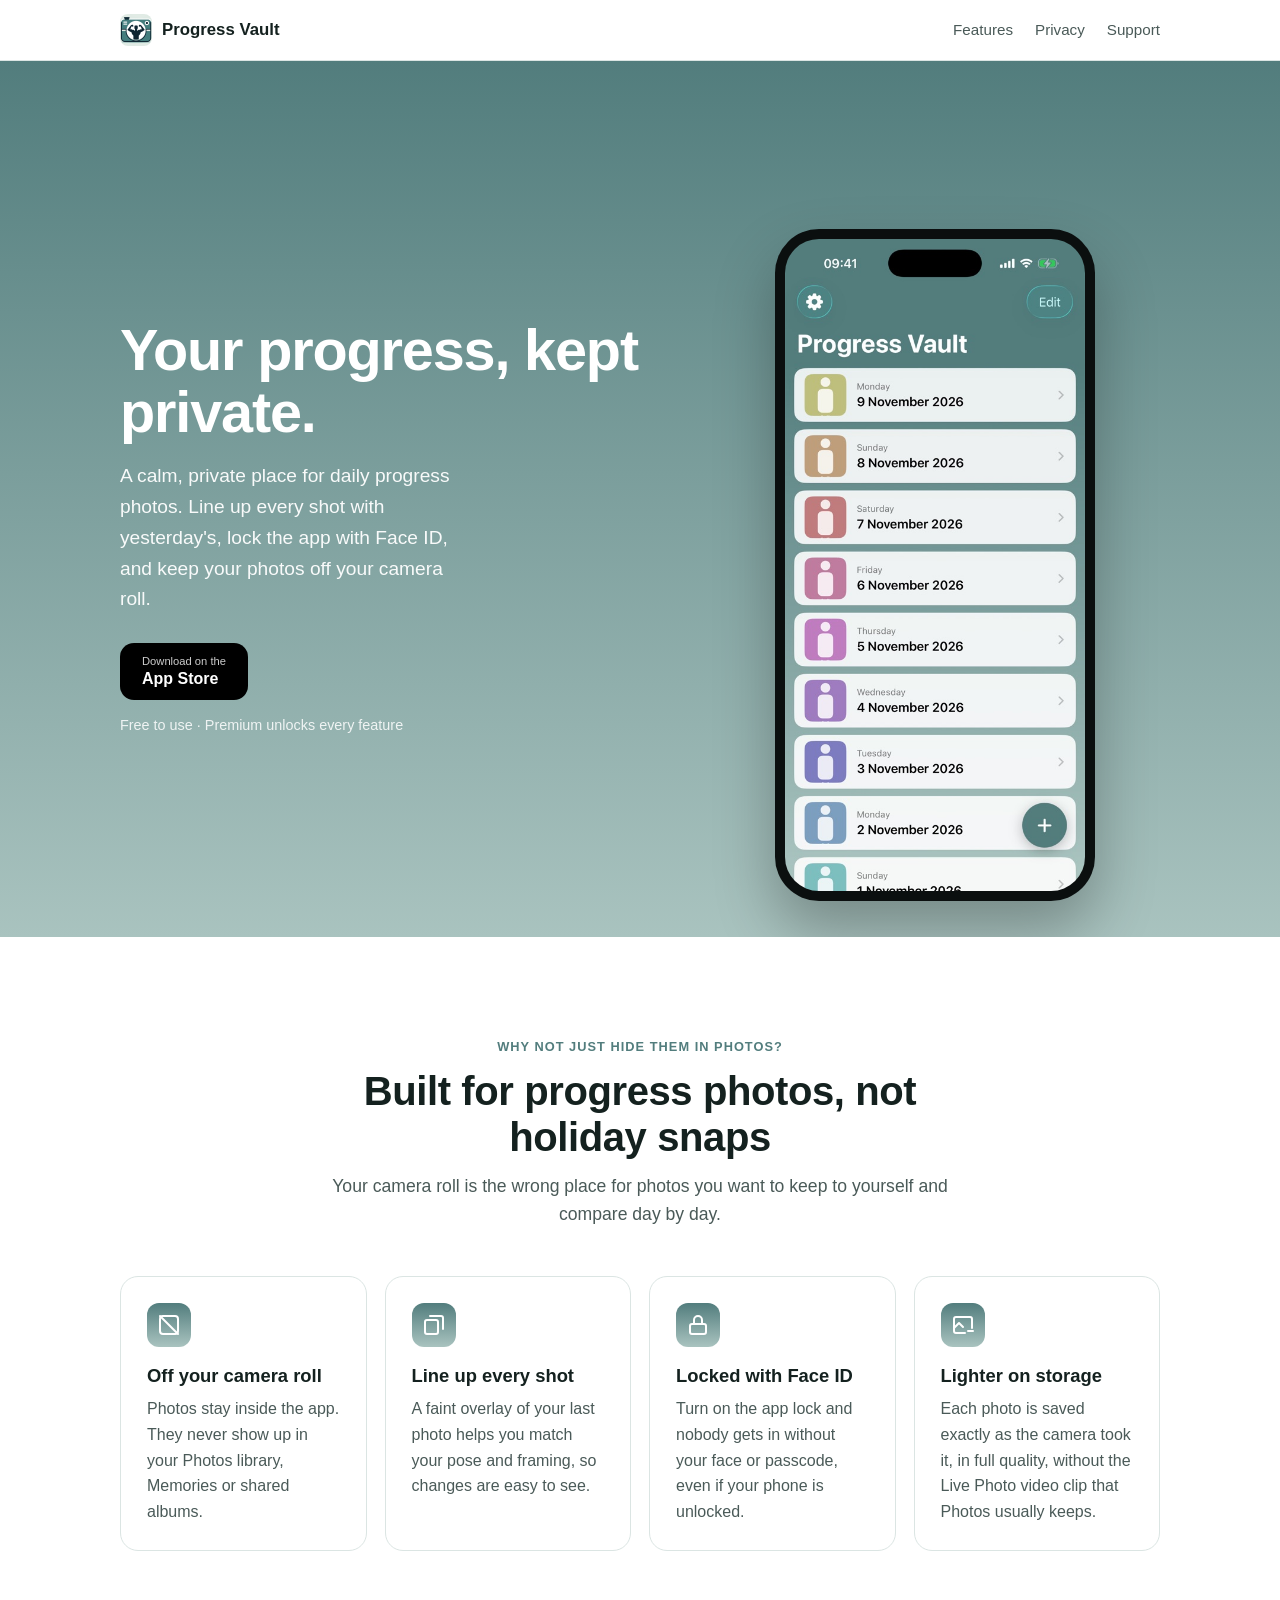
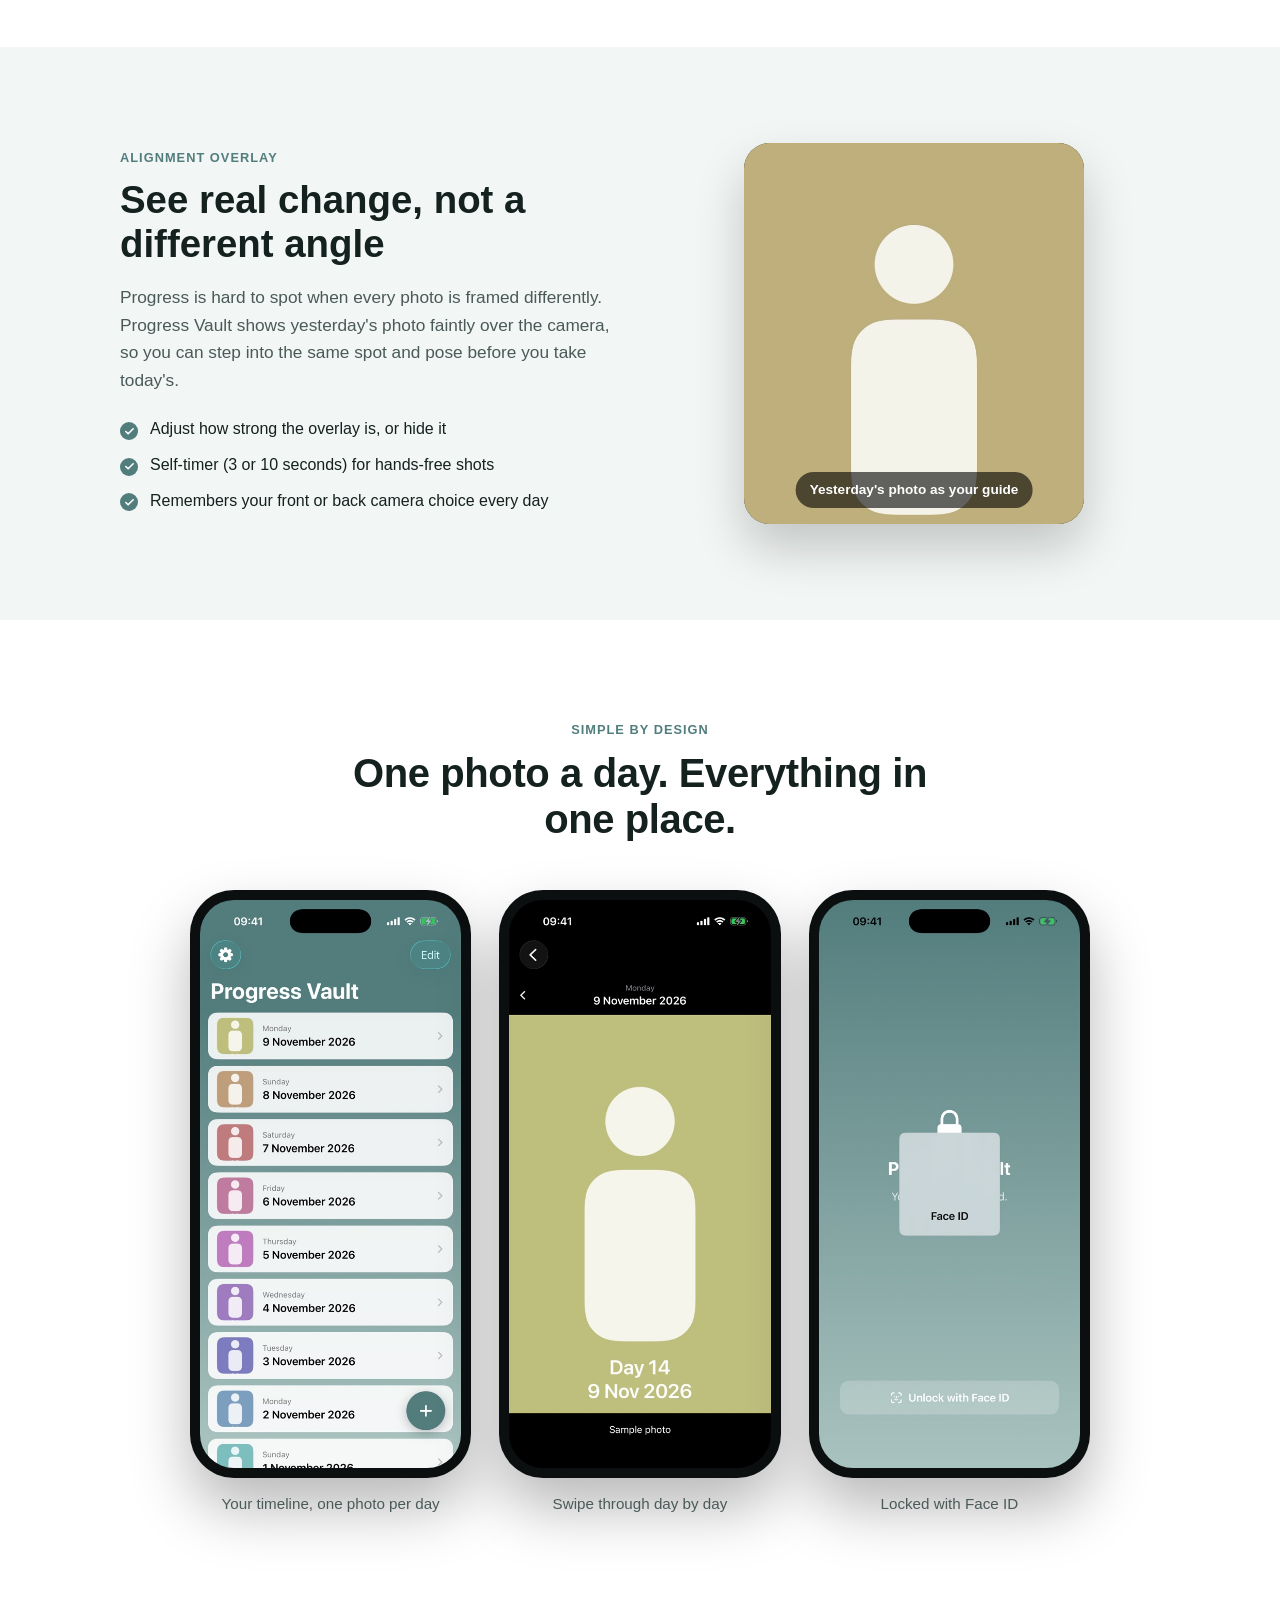
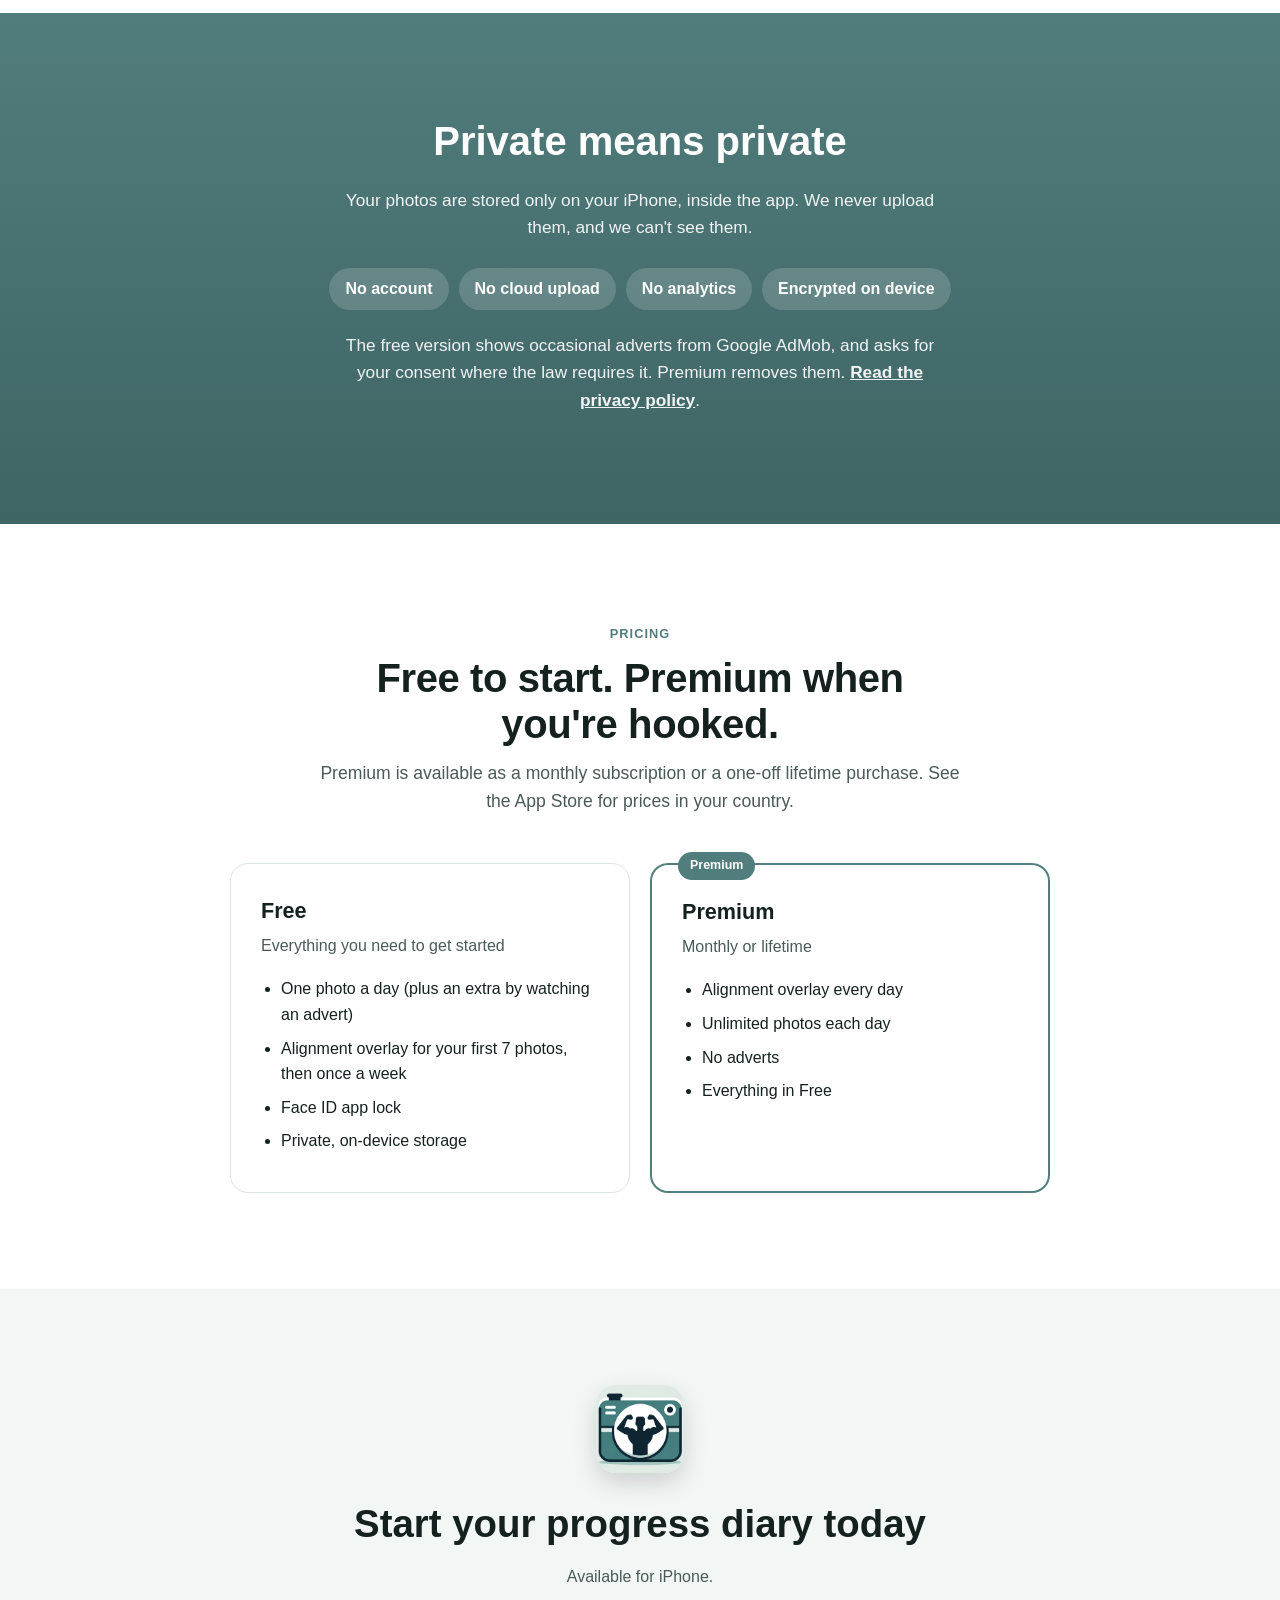
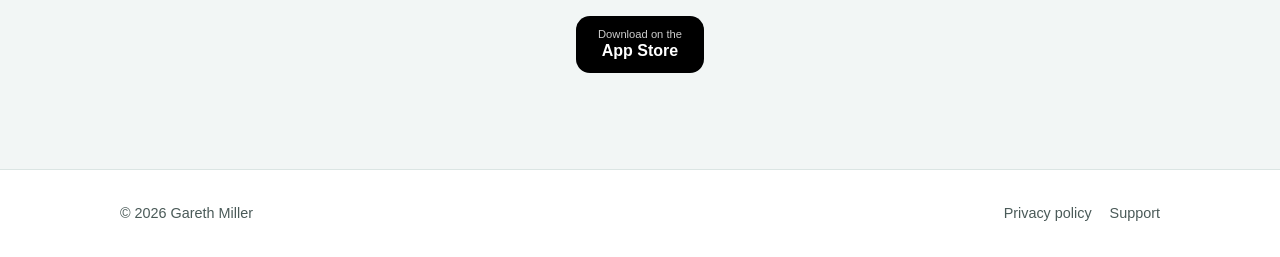
<file: index.html>
<!doctype html>
<html lang="en-GB">
<head>
	<meta charset="utf-8">
	<meta name="viewport" content="width=device-width, initial-scale=1">
	<title>Progress Vault: private daily progress photos</title>
	<meta name="description" content="A private place for your daily progress photos. Line up every shot with your last one, lock the app with Face ID, and keep your photos off your camera roll.">
	<meta property="og:title" content="Progress Vault: private daily progress photos">
	<meta property="og:description" content="Line up every shot with your last one, lock it with Face ID, and keep your progress photos off your camera roll.">
	<meta property="og:image" content="images/app-icon.png">
	<meta property="og:type" content="website">
	<link rel="icon" href="images/favicon.png">
	<link rel="apple-touch-icon" href="images/app-icon.png">
	<link rel="stylesheet" href="styles.css">
</head>
<body>
	<a class="skip-link" href="#main">Skip to content</a>

	<header class="site-header">
		<div class="wrap">
			<a class="brand" href="index.html">
				<img src="images/app-icon.png" alt="">
				Progress Vault
			</a>
			<nav class="nav" aria-label="Main">
				<a class="hide-small" href="#features">Features</a>
				<a href="privacy.html">Privacy</a>
				<a href="support.html">Support</a>
			</nav>
		</div>
	</header>

	<main id="main">
		<section class="hero" aria-labelledby="hero-title">
			<div class="wrap">
				<div>
					<h1 id="hero-title">Your progress, kept private.</h1>
					<p class="lead">A calm, private place for daily progress photos. Line up every shot with yesterday's, lock the app with Face ID, and keep your photos off your camera roll.</p>
					<!-- TODO: replace href with the App Store link, and swap this button for Apple's official
					     "Download on the App Store" badge (https://developer.apple.com/app-store/marketing/guidelines/). -->
					<a class="app-store-button" href="#" data-todo="app-store-link">
						<span><small>Download on the</small>App Store</span>
					</a>
					<p class="fine-print">Free to use · Premium unlocks every feature</p>
				</div>
				<div class="hero-phone phone">
					<img src="images/screen-home.jpg" alt="Progress Vault showing a list of daily progress photos, one per day.">
				</div>
			</div>
		</section>

		<section id="features" aria-labelledby="why-title">
			<div class="wrap">
				<div class="section-heading">
					<span class="eyebrow">Why not just hide them in Photos?</span>
					<h2 id="why-title">Built for progress photos, not holiday snaps</h2>
					<p>Your camera roll is the wrong place for photos you want to keep to yourself and compare day by day.</p>
				</div>
				<div class="cards">
					<article class="card">
						<div class="icon" aria-hidden="true">
							<svg viewBox="0 0 24 24" fill="none" stroke="currentColor" stroke-width="2" stroke-linecap="round" stroke-linejoin="round"><rect x="3" y="3" width="18" height="18" rx="3"/><path d="m3 3 18 18"/></svg>
						</div>
						<h3>Off your camera roll</h3>
						<p>Photos stay inside the app. They never show up in your Photos library, Memories or shared albums.</p>
					</article>
					<article class="card">
						<div class="icon" aria-hidden="true">
							<svg viewBox="0 0 24 24" fill="none" stroke="currentColor" stroke-width="2" stroke-linecap="round" stroke-linejoin="round"><rect x="3" y="7" width="13" height="14" rx="2"/><path d="M8 3h11a2 2 0 0 1 2 2v11"/></svg>
						</div>
						<h3>Line up every shot</h3>
						<p>A faint overlay of your last photo helps you match your pose and framing, so changes are easy to see.</p>
					</article>
					<article class="card">
						<div class="icon" aria-hidden="true">
							<svg viewBox="0 0 24 24" fill="none" stroke="currentColor" stroke-width="2" stroke-linecap="round" stroke-linejoin="round"><rect x="4" y="11" width="16" height="10" rx="2"/><path d="M8 11V7a4 4 0 0 1 8 0v4"/></svg>
						</div>
						<h3>Locked with Face ID</h3>
						<p>Turn on the app lock and nobody gets in without your face or passcode, even if your phone is unlocked.</p>
					</article>
					<article class="card">
						<div class="icon" aria-hidden="true">
							<svg viewBox="0 0 24 24" fill="none" stroke="currentColor" stroke-width="2" stroke-linecap="round" stroke-linejoin="round"><path d="M21 15V6a2 2 0 0 0-2-2H5a2 2 0 0 0-2 2v12a2 2 0 0 0 2 2h9"/><path d="m3 15 5-5 4 4"/><path d="M17 18h5"/></svg>
						</div>
						<h3>Lighter on storage</h3>
						<p>Each photo is saved exactly as the camera took it, in full quality, without the Live Photo video clip that Photos usually keeps.</p>
					</article>
				</div>
			</div>
		</section>

		<section class="alt" aria-labelledby="overlay-title">
			<div class="wrap split">
				<div>
					<span class="eyebrow">Alignment overlay</span>
					<h2 id="overlay-title">See real change, not a different angle</h2>
					<p>Progress is hard to spot when every photo is framed differently. Progress Vault shows yesterday's photo faintly over the camera, so you can step into the same spot and pose before you take today's.</p>
					<ul class="checklist">
						<li>Adjust how strong the overlay is, or hide it</li>
						<li>Self-timer (3 or 10 seconds) for hands-free shots</li>
						<li>Remembers your front or back camera choice every day</li>
					</ul>
				</div>
				<div class="visual">
					<div class="overlay-demo" role="img" aria-label="Illustration: yesterday's photo shown faintly over today's camera view, sliding into alignment.">
						<img src="images/overlay-1.jpg" alt="">
						<img class="ghost" src="images/overlay-2.jpg" alt="">
						<span class="badge">Yesterday's photo as your guide</span>
					</div>
				</div>
			</div>
		</section>

		<section aria-labelledby="screens-title">
			<div class="wrap">
				<div class="section-heading">
					<span class="eyebrow">Simple by design</span>
					<h2 id="screens-title">One photo a day. Everything in one place.</h2>
				</div>
				<div class="screens">
					<figure>
						<div class="phone"><img src="images/screen-home.jpg" alt="The timeline of daily photos." loading="lazy"></div>
						<figcaption>Your timeline, one photo per day</figcaption>
					</figure>
					<figure>
						<div class="phone"><img src="images/screen-gallery.jpg" alt="A single progress photo shown full screen with its date." loading="lazy"></div>
						<figcaption>Swipe through day by day</figcaption>
					</figure>
					<figure>
						<div class="phone"><img src="images/screen-lock.jpg" alt="The Progress Vault lock screen asking for Face ID." loading="lazy"></div>
						<figcaption>Locked with Face ID</figcaption>
					</figure>
				</div>
			</div>
		</section>

		<section class="privacy-band" aria-labelledby="privacy-title">
			<div class="wrap">
				<h2 id="privacy-title">Private means private</h2>
				<p>Your photos are stored only on your iPhone, inside the app. We never upload them, and we can't see them.</p>
				<ul class="privacy-points">
					<li>No account</li>
					<li>No cloud upload</li>
					<li>No analytics</li>
					<li>Encrypted on device</li>
				</ul>
				<p>The free version shows occasional adverts from Google AdMob, and asks for your consent where the law requires it. Premium removes them. <a href="privacy.html">Read the privacy policy</a>.</p>
			</div>
		</section>

		<section aria-labelledby="pricing-title">
			<div class="wrap">
				<div class="section-heading">
					<span class="eyebrow">Pricing</span>
					<h2 id="pricing-title">Free to start. Premium when you're hooked.</h2>
					<p>Premium is available as a monthly subscription or a one-off lifetime purchase. See the App Store for prices in your country.</p>
				</div>
				<div class="plans">
					<article class="plan">
						<h3>Free</h3>
						<p class="price-note">Everything you need to get started</p>
						<ul>
							<li>One photo a day (plus an extra by watching an advert)</li>
							<li>Alignment overlay for your first 7 photos, then once a week</li>
							<li>Face ID app lock</li>
							<li>Private, on-device storage</li>
						</ul>
					</article>
					<article class="plan premium">
						<h3>Premium</h3>
						<p class="price-note">Monthly or lifetime</p>
						<ul>
							<li>Alignment overlay every day</li>
							<li>Unlimited photos each day</li>
							<li>No adverts</li>
							<li>Everything in Free</li>
						</ul>
					</article>
				</div>
			</div>
		</section>

		<section class="alt cta" aria-labelledby="cta-title">
			<div class="wrap">
				<img class="icon" src="images/app-icon.png" alt="">
				<h2 id="cta-title">Start your progress diary today</h2>
				<p>Available for iPhone.</p>
				<!-- TODO: replace href with the App Store link. -->
				<a class="app-store-button" href="#" data-todo="app-store-link">
					<span><small>Download on the</small>App Store</span>
				</a>
			</div>
		</section>
	</main>

	<footer class="site-footer">
		<div class="wrap">
			<span>© 2026 Gareth Miller</span>
			<nav aria-label="Footer">
				<a href="privacy.html">Privacy policy</a>
				<a href="support.html">Support</a>
			</nav>
		</div>
	</footer>
</body>
</html>
</file>
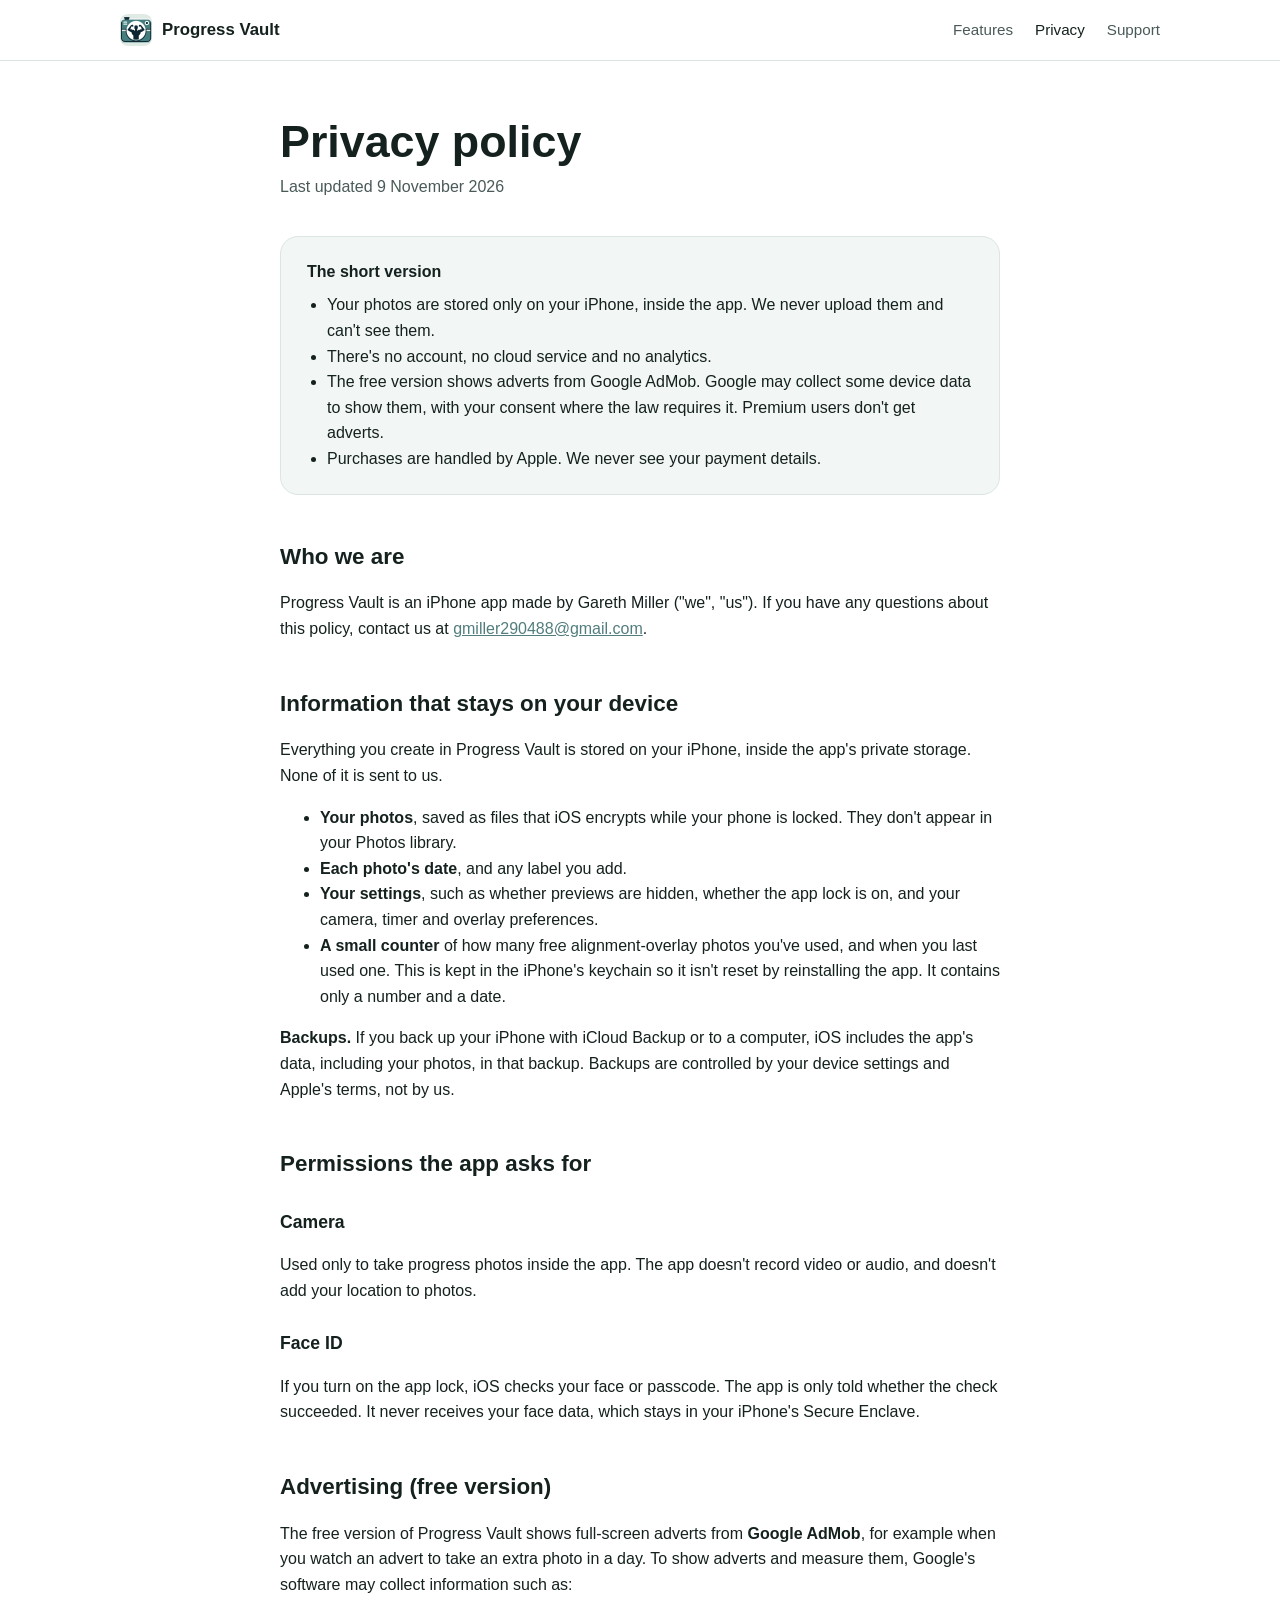
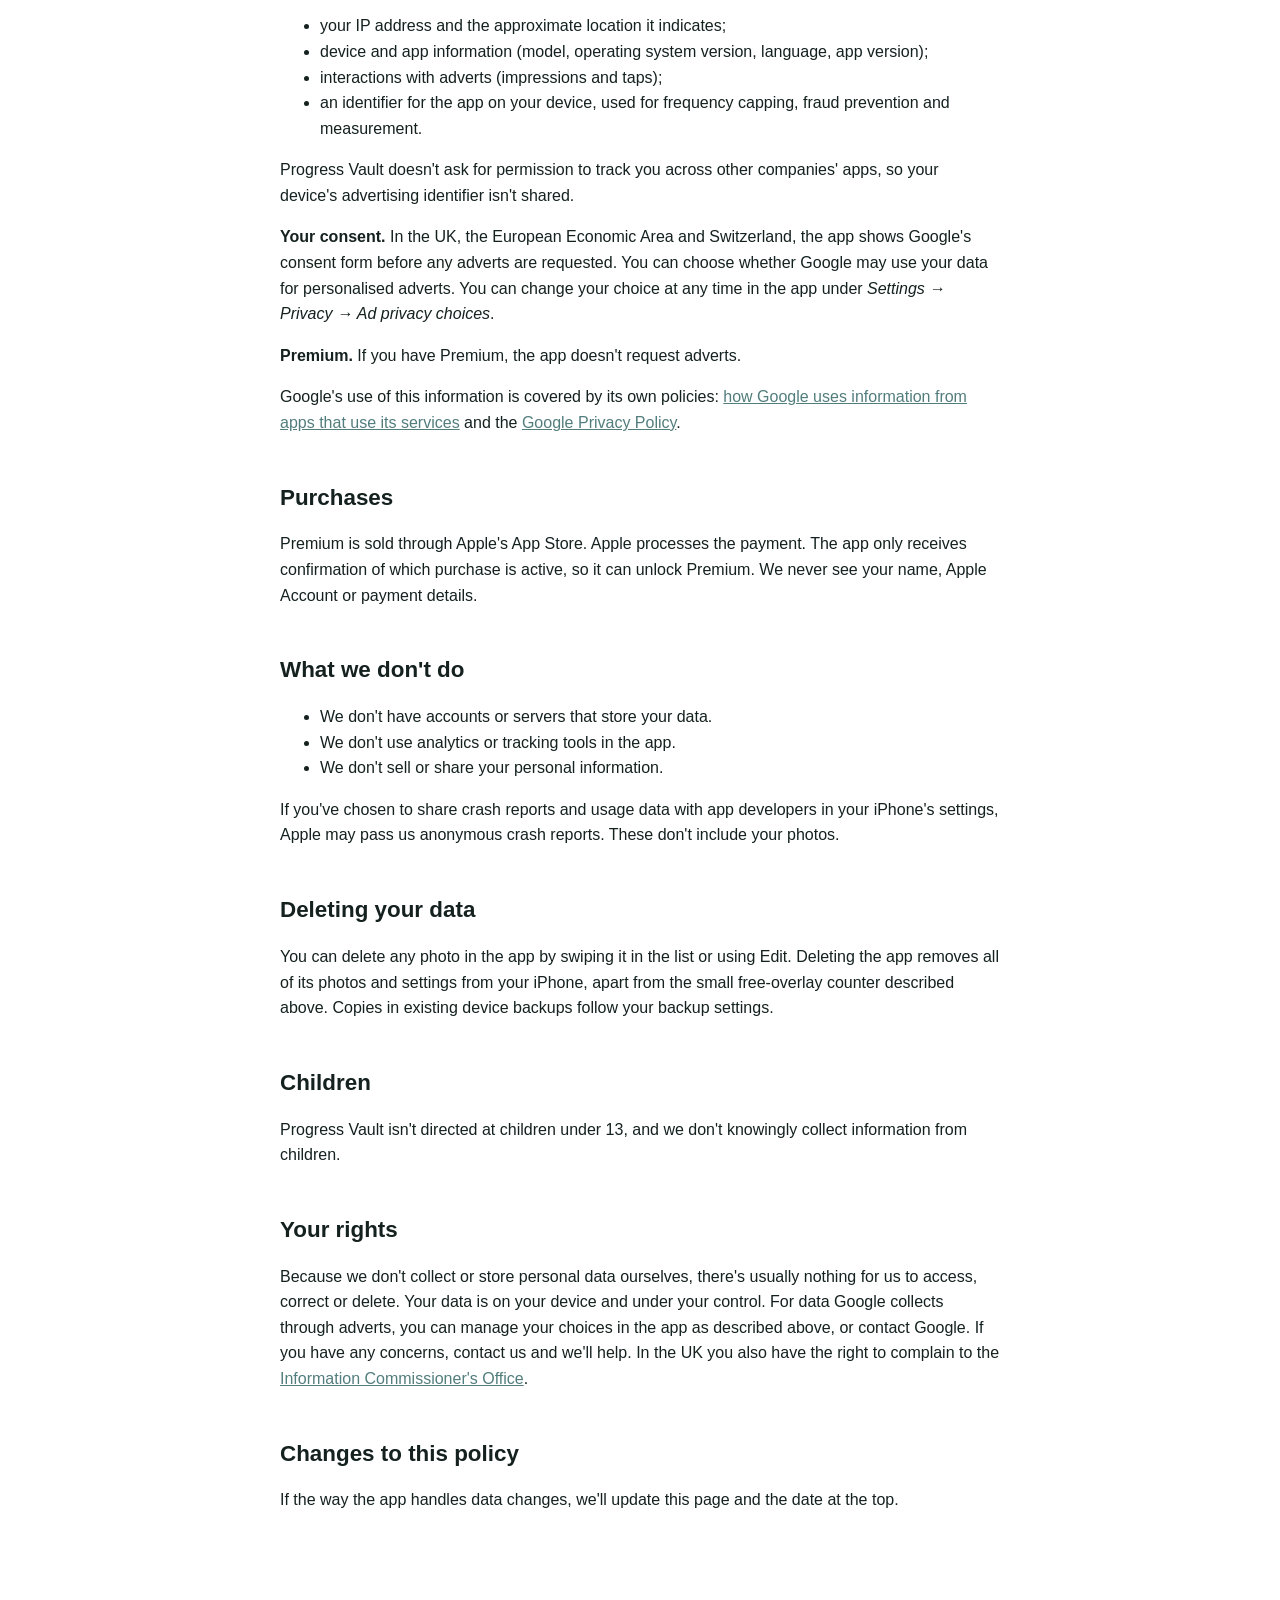
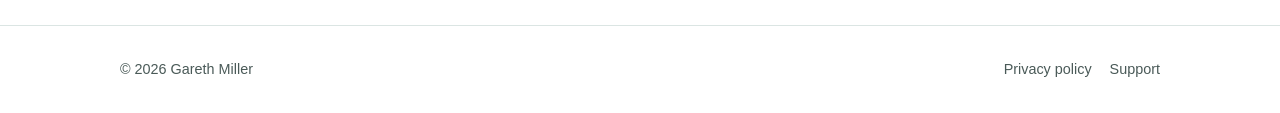
<file: privacy.html>
<!doctype html>
<html lang="en-GB">
<head>
	<meta charset="utf-8">
	<meta name="viewport" content="width=device-width, initial-scale=1">
	<title>Privacy policy · Progress Vault</title>
	<meta name="description" content="How Progress Vault handles your data: photos stay on your iPhone, with no account, no cloud upload and no analytics.">
	<link rel="icon" href="images/favicon.png">
	<link rel="apple-touch-icon" href="images/app-icon.png">
	<link rel="stylesheet" href="styles.css">
</head>
<body>
	<a class="skip-link" href="#main">Skip to content</a>

	<header class="site-header">
		<div class="wrap">
			<a class="brand" href="index.html">
				<img src="images/app-icon.png" alt="">
				Progress Vault
			</a>
			<nav class="nav" aria-label="Main">
				<a class="hide-small" href="index.html#features">Features</a>
				<a href="privacy.html" aria-current="page">Privacy</a>
				<a href="support.html">Support</a>
			</nav>
		</div>
	</header>

	<main id="main" class="doc">
		<h1>Privacy policy</h1>
		<p class="updated">Last updated 9 November 2026</p>

		<div class="summary">
			<strong>The short version</strong>
			<ul>
				<li>Your photos are stored only on your iPhone, inside the app. We never upload them and can't see them.</li>
				<li>There's no account, no cloud service and no analytics.</li>
				<li>The free version shows adverts from Google AdMob. Google may collect some device data to show them, with your consent where the law requires it. Premium users don't get adverts.</li>
				<li>Purchases are handled by Apple. We never see your payment details.</li>
			</ul>
		</div>

		<h2>Who we are</h2>
		<p>Progress Vault is an iPhone app made by Gareth Miller ("we", "us"). If you have any questions about this policy, contact us at <a href="mailto:gmiller290488@gmail.com">gmiller290488@gmail.com</a>.</p>

		<h2>Information that stays on your device</h2>
		<p>Everything you create in Progress Vault is stored on your iPhone, inside the app's private storage. None of it is sent to us.</p>
		<ul>
			<li><strong>Your photos</strong>, saved as files that iOS encrypts while your phone is locked. They don't appear in your Photos library.</li>
			<li><strong>Each photo's date</strong>, and any label you add.</li>
			<li><strong>Your settings</strong>, such as whether previews are hidden, whether the app lock is on, and your camera, timer and overlay preferences.</li>
			<li><strong>A small counter</strong> of how many free alignment-overlay photos you've used, and when you last used one. This is kept in the iPhone's keychain so it isn't reset by reinstalling the app. It contains only a number and a date.</li>
		</ul>
		<p><strong>Backups.</strong> If you back up your iPhone with iCloud Backup or to a computer, iOS includes the app's data, including your photos, in that backup. Backups are controlled by your device settings and Apple's terms, not by us.</p>

		<h2>Permissions the app asks for</h2>
		<h3>Camera</h3>
		<p>Used only to take progress photos inside the app. The app doesn't record video or audio, and doesn't add your location to photos.</p>
		<h3>Face ID</h3>
		<p>If you turn on the app lock, iOS checks your face or passcode. The app is only told whether the check succeeded. It never receives your face data, which stays in your iPhone's Secure Enclave.</p>

		<h2>Advertising (free version)</h2>
		<p>The free version of Progress Vault shows full-screen adverts from <strong>Google AdMob</strong>, for example when you watch an advert to take an extra photo in a day. To show adverts and measure them, Google's software may collect information such as:</p>
		<ul>
			<li>your IP address and the approximate location it indicates;</li>
			<li>device and app information (model, operating system version, language, app version);</li>
			<li>interactions with adverts (impressions and taps);</li>
			<li>an identifier for the app on your device, used for frequency capping, fraud prevention and measurement.</li>
		</ul>
		<p>Progress Vault doesn't ask for permission to track you across other companies' apps, so your device's advertising identifier isn't shared.</p>
		<p><strong>Your consent.</strong> In the UK, the European Economic Area and Switzerland, the app shows Google's consent form before any adverts are requested. You can choose whether Google may use your data for personalised adverts. You can change your choice at any time in the app under <em>Settings → Privacy → Ad privacy choices</em>.</p>
		<p><strong>Premium.</strong> If you have Premium, the app doesn't request adverts.</p>
		<p>Google's use of this information is covered by its own policies: <a href="https://policies.google.com/technologies/partner-sites" rel="noopener">how Google uses information from apps that use its services</a> and the <a href="https://policies.google.com/privacy" rel="noopener">Google Privacy Policy</a>.</p>

		<h2>Purchases</h2>
		<p>Premium is sold through Apple's App Store. Apple processes the payment. The app only receives confirmation of which purchase is active, so it can unlock Premium. We never see your name, Apple Account or payment details.</p>

		<h2>What we don't do</h2>
		<ul>
			<li>We don't have accounts or servers that store your data.</li>
			<li>We don't use analytics or tracking tools in the app.</li>
			<li>We don't sell or share your personal information.</li>
		</ul>
		<p>If you've chosen to share crash reports and usage data with app developers in your iPhone's settings, Apple may pass us anonymous crash reports. These don't include your photos.</p>

		<h2>Deleting your data</h2>
		<p>You can delete any photo in the app by swiping it in the list or using Edit. Deleting the app removes all of its photos and settings from your iPhone, apart from the small free-overlay counter described above. Copies in existing device backups follow your backup settings.</p>

		<h2>Children</h2>
		<p>Progress Vault isn't directed at children under 13, and we don't knowingly collect information from children.</p>

		<h2>Your rights</h2>
		<p>Because we don't collect or store personal data ourselves, there's usually nothing for us to access, correct or delete. Your data is on your device and under your control. For data Google collects through adverts, you can manage your choices in the app as described above, or contact Google. If you have any concerns, contact us and we'll help. In the UK you also have the right to complain to the <a href="https://ico.org.uk/make-a-complaint/" rel="noopener">Information Commissioner's Office</a>.</p>

		<h2>Changes to this policy</h2>
		<p>If the way the app handles data changes, we'll update this page and the date at the top.</p>
	</main>

	<footer class="site-footer">
		<div class="wrap">
			<span>© 2026 Gareth Miller</span>
			<nav aria-label="Footer">
				<a href="privacy.html">Privacy policy</a>
				<a href="support.html">Support</a>
			</nav>
		</div>
	</footer>
</body>
</html>
</file>
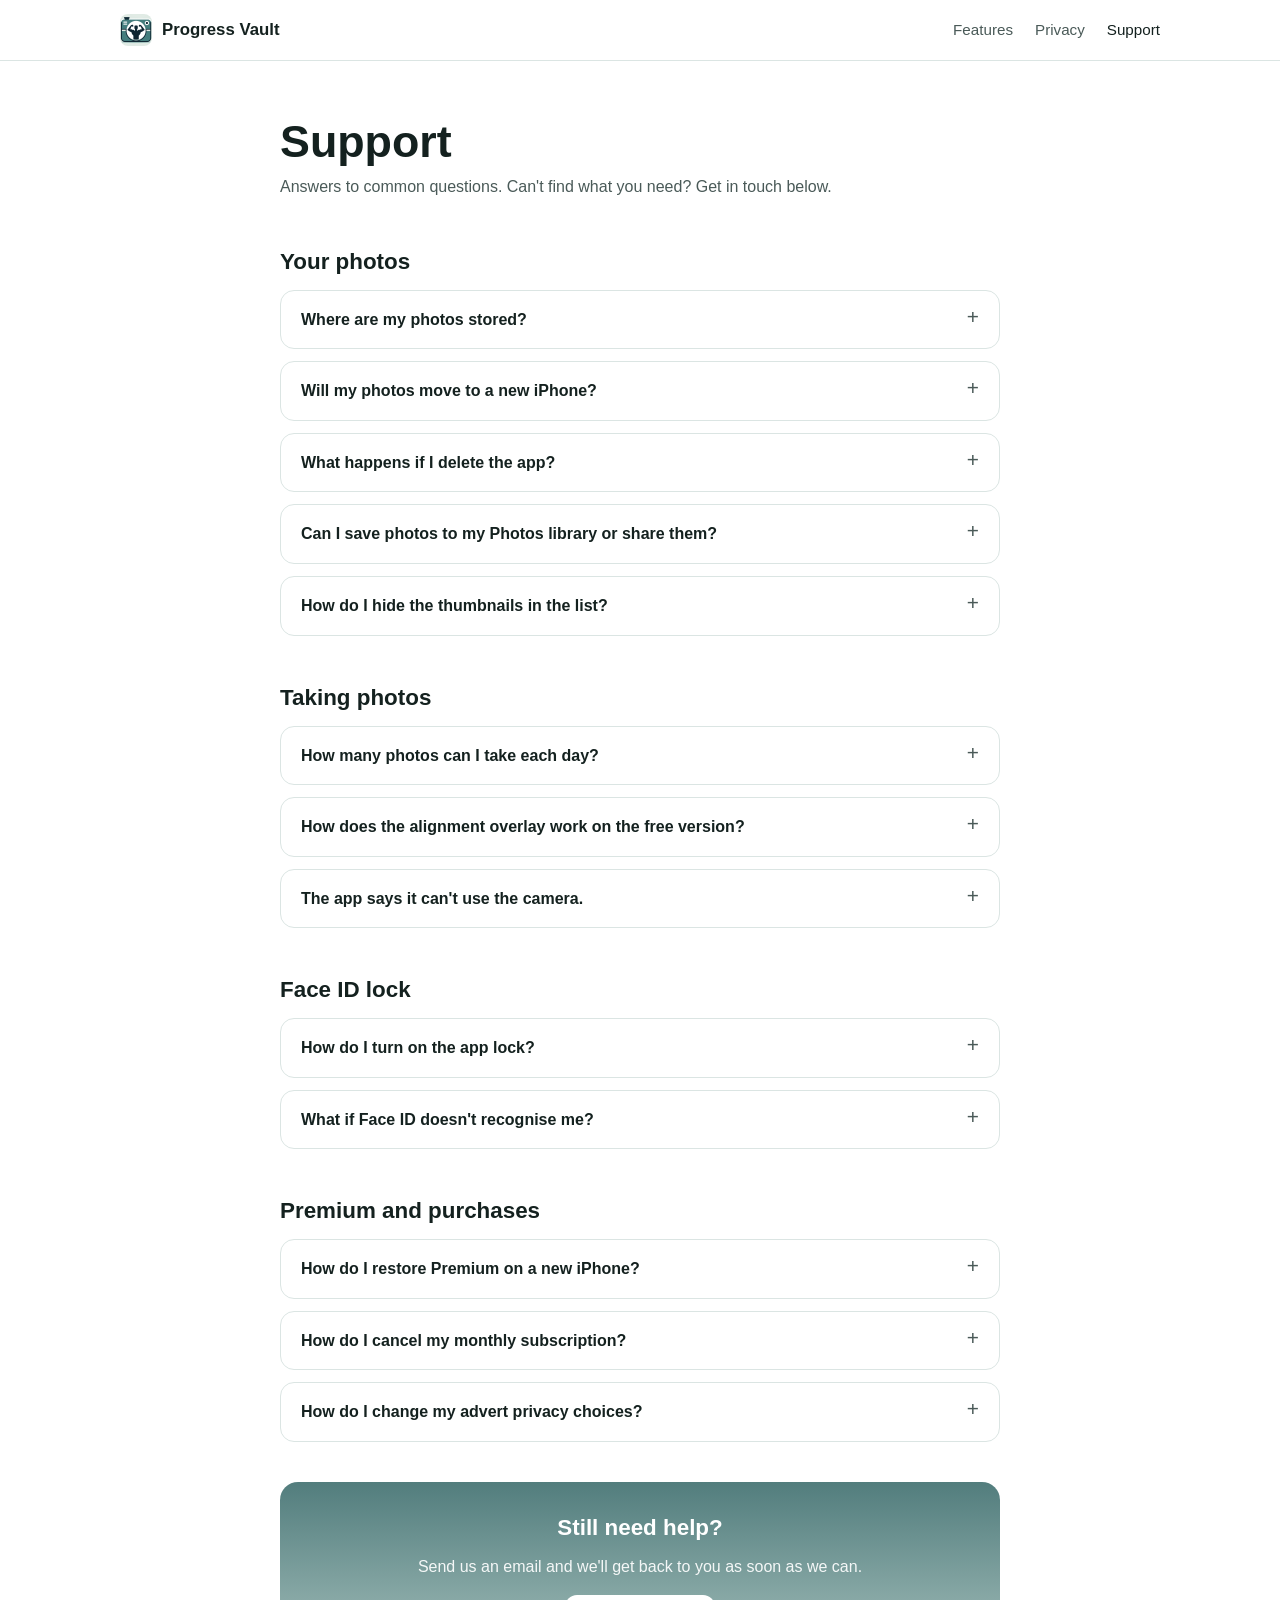
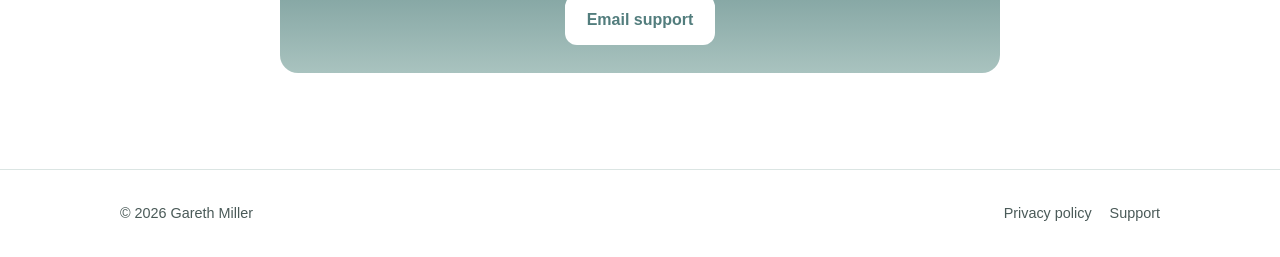
<file: support.html>
<!doctype html>
<html lang="en-GB">
<head>
	<meta charset="utf-8">
	<meta name="viewport" content="width=device-width, initial-scale=1">
	<title>Support · Progress Vault</title>
	<meta name="description" content="Help with Progress Vault: storage, moving to a new iPhone, Premium, Face ID lock and more.">
	<link rel="icon" href="images/favicon.png">
	<link rel="apple-touch-icon" href="images/app-icon.png">
	<link rel="stylesheet" href="styles.css">
</head>
<body>
	<a class="skip-link" href="#main">Skip to content</a>

	<header class="site-header">
		<div class="wrap">
			<a class="brand" href="index.html">
				<img src="images/app-icon.png" alt="">
				Progress Vault
			</a>
			<nav class="nav" aria-label="Main">
				<a class="hide-small" href="index.html#features">Features</a>
				<a href="privacy.html">Privacy</a>
				<a href="support.html" aria-current="page">Support</a>
			</nav>
		</div>
	</header>

	<main id="main" class="doc">
		<h1>Support</h1>
		<p class="updated">Answers to common questions. Can't find what you need? Get in touch below.</p>

		<div class="faq">
			<h2>Your photos</h2>
			<details>
				<summary>Where are my photos stored?</summary>
				<p>Only on your iPhone, inside Progress Vault. They're not uploaded anywhere and don't appear in your Photos library, Memories or shared albums.</p>
			</details>
			<details>
				<summary>Will my photos move to a new iPhone?</summary>
				<p>Yes, if you set up your new iPhone by transferring directly from your old one, or by restoring an iCloud or computer backup of it. Progress Vault doesn't have its own cloud sync.</p>
			</details>
			<details>
				<summary>What happens if I delete the app?</summary>
				<p>Deleting Progress Vault permanently deletes its photos from your iPhone. They can only be recovered from a device backup made before you deleted the app.</p>
			</details>
			<details>
				<summary>Can I save photos to my Photos library or share them?</summary>
				<p>Not at the moment. Keeping photos out of your camera roll is the point of the app. If you'd like an export option, let us know.</p>
			</details>
			<details>
				<summary>How do I hide the thumbnails in the list?</summary>
				<p>Open Settings (the gear icon) and turn on <em>Hide progress previews in list</em>. Photos still open normally when you tap a day.</p>
			</details>

			<h2>Taking photos</h2>
			<details>
				<summary>How many photos can I take each day?</summary>
				<p>The free version includes one photo a day, plus one extra by watching a short advert. Premium removes the limit.</p>
			</details>
			<details>
				<summary>How does the alignment overlay work on the free version?</summary>
				<p>Your first 7 photos with the overlay are free. After that you get one free overlay photo each week. Premium unlocks it every day. A free use only counts when you save a photo with the overlay showing.</p>
			</details>
			<details>
				<summary>The app says it can't use the camera.</summary>
				<p>Open the iPhone Settings app, scroll down to Progress Vault, and turn on Camera.</p>
			</details>

			<h2>Face ID lock</h2>
			<details>
				<summary>How do I turn on the app lock?</summary>
				<p>In Progress Vault, open Settings and turn on <em>Require Face ID</em> (or Touch ID or passcode, depending on your iPhone). You'll be asked to confirm with Face ID first.</p>
			</details>
			<details>
				<summary>What if Face ID doesn't recognise me?</summary>
				<p>After a failed attempt, iOS offers to use your iPhone passcode instead. You can also tap <em>Unlock with Face ID</em> to try again. If you remove your iPhone's passcode, the app lock turns itself off, so you can never be locked out of your photos.</p>
			</details>

			<h2>Premium and purchases</h2>
			<details>
				<summary>How do I restore Premium on a new iPhone?</summary>
				<p>Open Settings in Progress Vault and tap <em>Restore Purchases</em>, signed in with the same Apple Account you used to buy Premium.</p>
			</details>
			<details>
				<summary>How do I cancel my monthly subscription?</summary>
				<p>Open the iPhone Settings app, tap your name, then <em>Subscriptions</em>, and choose Progress Vault. Apple handles all subscriptions, so we can't cancel or refund them for you. Apple can help with refunds at <a href="https://reportaproblem.apple.com" rel="noopener">reportaproblem.apple.com</a>.</p>
			</details>
			<details>
				<summary>How do I change my advert privacy choices?</summary>
				<p>If you're in the UK, EU or Switzerland, open Settings in Progress Vault and tap <em>Ad privacy choices</em>. Premium users don't see adverts at all.</p>
			</details>
		</div>

		<div class="contact-card">
			<h2>Still need help?</h2>
			<p>Send us an email and we'll get back to you as soon as we can.</p>
			
			<a class="button" href="mailto:gmiller290488@gmail.com?subject=Progress%20Vault%20support">Email support</a>
		</div>
	</main>

	<footer class="site-footer">
		<div class="wrap">
			<span>© 2026 Gareth Miller</span>
			<nav aria-label="Footer">
				<a href="privacy.html">Privacy policy</a>
				<a href="support.html">Support</a>
			</nav>
		</div>
	</footer>
</body>
</html>
</file>
<file: styles.css>
/* Progress Vault website. Colours match the app's teal gradient. */
:root {
	--teal-dark: #527d7d;
	--teal-light: #a9c3bf;
	--accent: #f5c400;
	--ink: #14211f;
	--ink-soft: #4a5a58;
	--surface: #ffffff;
	--surface-alt: #f2f6f5;
	--border: #dbe5e3;
	--radius: 18px;
	--max: 1080px;
	font-family: -apple-system, BlinkMacSystemFont, "SF Pro Text", "Segoe UI", Roboto, Helvetica, Arial, sans-serif;
	color-scheme: light dark;
}

@media (prefers-color-scheme: dark) {
	:root {
		--ink: #eef4f3;
		--ink-soft: #a9bab7;
		--surface: #0f1716;
		--surface-alt: #172322;
		--border: #263634;
	}
}

* { box-sizing: border-box; }

html { scroll-behavior: smooth; }

body {
	margin: 0;
	background: var(--surface);
	color: var(--ink);
	line-height: 1.6;
	-webkit-font-smoothing: antialiased;
}

img { max-width: 100%; display: block; }

a { color: var(--teal-dark); }
@media (prefers-color-scheme: dark) { a { color: var(--teal-light); } }

.wrap {
	max-width: var(--max);
	margin: 0 auto;
	padding: 0 20px;
}

/* ---------- Header ---------- */
.site-header {
	position: sticky;
	top: 0;
	z-index: 10;
	background: color-mix(in srgb, var(--surface) 85%, transparent);
	backdrop-filter: saturate(160%) blur(14px);
	-webkit-backdrop-filter: saturate(160%) blur(14px);
	border-bottom: 1px solid var(--border);
}

.site-header .wrap {
	display: flex;
	align-items: center;
	justify-content: space-between;
	height: 60px;
}

.brand {
	display: flex;
	align-items: center;
	gap: 10px;
	font-weight: 700;
	font-size: 1.05rem;
	color: var(--ink);
	text-decoration: none;
}

.brand img {
	width: 32px;
	height: 32px;
	border-radius: 8px;
}

.nav {
	display: flex;
	gap: 22px;
}

.nav a {
	color: var(--ink-soft);
	text-decoration: none;
	font-size: 0.95rem;
}

.nav a:hover,
.nav a[aria-current="page"] { color: var(--ink); }

@media (max-width: 560px) {
	.nav { gap: 14px; }
	.nav .hide-small { display: none; }
}

/* ---------- Buttons ---------- */
.app-store-button {
	display: inline-flex;
	align-items: center;
	gap: 10px;
	background: #000;
	color: #fff;
	text-decoration: none;
	padding: 12px 22px;
	border-radius: 14px;
	font-weight: 600;
	line-height: 1.2;
}

.app-store-button small {
	display: block;
	font-size: 0.7rem;
	font-weight: 500;
	opacity: 0.8;
}

.app-store-button svg { width: 26px; height: 26px; fill: currentColor; }

/* ---------- Hero ---------- */
.hero {
	background: linear-gradient(180deg, var(--teal-dark), var(--teal-light));
	color: #fff;
	overflow: hidden;
}

.hero .wrap {
	display: grid;
	grid-template-columns: 1.1fr 0.9fr;
	gap: 40px;
	align-items: center;
	padding-top: 72px;
	padding-bottom: 0;
}

.hero h1 {
	font-size: clamp(2.3rem, 5vw, 3.6rem);
	line-height: 1.08;
	margin: 0 0 18px;
	letter-spacing: -0.02em;
}

.hero p.lead {
	font-size: 1.2rem;
	max-width: 32ch;
	margin: 0 0 28px;
	opacity: 0.95;
}

.hero .fine-print {
	margin-top: 14px;
	font-size: 0.9rem;
	opacity: 0.85;
}

.hero-phone {
	justify-self: center;
	align-self: end;
	width: min(320px, 80vw);
	margin-bottom: -60px;
}

@media (max-width: 820px) {
	.hero .wrap {
		grid-template-columns: 1fr;
		text-align: center;
		padding-top: 48px;
	}
	.hero p.lead { margin-left: auto; margin-right: auto; }
}

/* Phone frame around screenshots */
.phone {
	border-radius: 44px;
	padding: 10px;
	background: #0b0f0f;
	box-shadow: 0 30px 60px rgba(0, 0, 0, 0.28);
}

.phone img {
	border-radius: 34px;
	width: 100%;
	aspect-ratio: 1206 / 2622;
	object-fit: cover;
}

/* ---------- Sections ---------- */
section { padding: 96px 0; }

section.alt { background: var(--surface-alt); }

.section-heading {
	max-width: 640px;
	margin: 0 auto 48px;
	text-align: center;
}

.section-heading h2 {
	font-size: clamp(1.8rem, 3.5vw, 2.5rem);
	line-height: 1.15;
	margin: 0 0 12px;
	letter-spacing: -0.01em;
}

.section-heading p {
	margin: 0;
	color: var(--ink-soft);
	font-size: 1.1rem;
}

.eyebrow {
	display: inline-block;
	font-size: 0.8rem;
	font-weight: 700;
	letter-spacing: 0.08em;
	text-transform: uppercase;
	color: var(--teal-dark);
	margin-bottom: 10px;
}
@media (prefers-color-scheme: dark) { .eyebrow { color: var(--teal-light); } }

/* Feature cards */
.cards {
	display: grid;
	grid-template-columns: repeat(auto-fit, minmax(230px, 1fr));
	gap: 18px;
}

.card {
	background: var(--surface);
	border: 1px solid var(--border);
	border-radius: var(--radius);
	padding: 26px;
}

section.alt .card { background: var(--surface); }

.card .icon {
	width: 44px;
	height: 44px;
	border-radius: 12px;
	display: grid;
	place-items: center;
	background: linear-gradient(180deg, var(--teal-dark), var(--teal-light));
	color: #fff;
	margin-bottom: 14px;
}

.card .icon svg { width: 24px; height: 24px; }

.card h3 { margin: 0 0 6px; font-size: 1.15rem; }

.card p { margin: 0; color: var(--ink-soft); }

/* Split feature (overlay) */
.split {
	display: grid;
	grid-template-columns: 1fr 1fr;
	gap: 56px;
	align-items: center;
}

.split h2 {
	font-size: clamp(1.8rem, 3.5vw, 2.4rem);
	line-height: 1.15;
	margin: 0 0 14px;
}

.split p { color: var(--ink-soft); font-size: 1.08rem; }

.checklist {
	list-style: none;
	padding: 0;
	margin: 22px 0 0;
}

.checklist li {
	padding-left: 30px;
	position: relative;
	margin-bottom: 10px;
}

.checklist li::before {
	content: "";
	position: absolute;
	left: 0;
	top: 0.35em;
	width: 18px;
	height: 18px;
	border-radius: 50%;
	background: var(--teal-dark) url("data:image/svg+xml,%3Csvg xmlns='http://www.w3.org/2000/svg' viewBox='0 0 24 24' fill='none' stroke='white' stroke-width='3.5' stroke-linecap='round' stroke-linejoin='round'%3E%3Cpolyline points='20 6 9 17 4 12'/%3E%3C/svg%3E") center / 11px no-repeat;
}

@media (max-width: 820px) {
	.split { grid-template-columns: 1fr; gap: 36px; }
	.split .visual { order: -1; }
}

/* Overlay illustration: yesterday's photo slides into line with today's */
.overlay-demo {
	position: relative;
	width: min(340px, 85vw);
	margin: 0 auto;
	aspect-ratio: 675 / 755;
	border-radius: 26px;
	overflow: hidden;
	box-shadow: 0 24px 50px rgba(0, 0, 0, 0.2);
	background: #000;
}

.overlay-demo img {
	position: absolute;
	inset: 0;
	width: 100%;
	height: 100%;
	object-fit: cover;
}

.overlay-demo .ghost {
	opacity: 0.45;
	animation: line-up 6s ease-in-out infinite;
}

.overlay-demo .badge {
	position: absolute;
	left: 50%;
	bottom: 16px;
	transform: translateX(-50%);
	background: rgba(0, 0, 0, 0.6);
	color: #fff;
	font-size: 0.85rem;
	font-weight: 600;
	padding: 7px 14px;
	border-radius: 999px;
	white-space: nowrap;
}

@keyframes line-up {
	0%, 12% { transform: translate(14%, 4%) scale(1.06); }
	55%, 100% { transform: translate(0, 0) scale(1); }
}

@media (prefers-reduced-motion: reduce) {
	.overlay-demo .ghost { animation: none; }
	html { scroll-behavior: auto; }
}

/* Screenshot strip */
.screens {
	display: grid;
	grid-template-columns: repeat(3, 1fr);
	gap: 28px;
	max-width: 900px;
	margin: 0 auto;
}

.screens figure { margin: 0; }

.screens figcaption {
	text-align: center;
	color: var(--ink-soft);
	margin-top: 14px;
	font-size: 0.95rem;
}

@media (max-width: 720px) {
	.screens {
		grid-template-columns: repeat(3, 70%);
		overflow-x: auto;
		scroll-snap-type: x mandatory;
		padding-bottom: 12px;
	}
	.screens figure { scroll-snap-align: center; }
}

/* Privacy band */
.privacy-band {
	background: linear-gradient(180deg, var(--teal-dark), #3f6464);
	color: #fff;
	text-align: center;
}

.privacy-band h2 {
	font-size: clamp(1.8rem, 3.5vw, 2.5rem);
	margin: 0 0 14px;
}

.privacy-band p {
	max-width: 620px;
	margin: 0 auto 14px;
	opacity: 0.92;
	font-size: 1.08rem;
}

.privacy-band a { color: #fff; font-weight: 600; }

.privacy-points {
	display: flex;
	flex-wrap: wrap;
	justify-content: center;
	gap: 10px;
	margin: 26px 0 22px;
	padding: 0;
	list-style: none;
}

.privacy-points li {
	background: rgba(255, 255, 255, 0.16);
	border-radius: 999px;
	padding: 8px 16px;
	font-weight: 600;
}

/* Pricing */
.plans {
	display: grid;
	grid-template-columns: 1fr 1fr;
	gap: 20px;
	max-width: 820px;
	margin: 0 auto;
}

.plan {
	border: 1px solid var(--border);
	border-radius: var(--radius);
	padding: 30px;
	background: var(--surface);
}

.plan.premium {
	border: 2px solid var(--teal-dark);
	position: relative;
}

.plan.premium::before {
	content: "Premium";
	position: absolute;
	top: -13px;
	left: 26px;
	background: var(--teal-dark);
	color: #fff;
	font-size: 0.78rem;
	font-weight: 700;
	padding: 4px 12px;
	border-radius: 999px;
}

.plan h3 { margin: 0 0 4px; font-size: 1.35rem; }

.plan .price-note { color: var(--ink-soft); margin: 0 0 18px; }

.plan ul { padding-left: 20px; margin: 0; }

.plan li { margin-bottom: 8px; }

@media (max-width: 720px) {
	.plans { grid-template-columns: 1fr; }
}

/* CTA */
.cta { text-align: center; }

.cta img.icon {
	width: 88px;
	height: 88px;
	border-radius: 20px;
	margin: 0 auto 20px;
	box-shadow: 0 10px 24px rgba(0, 0, 0, 0.15);
}

.cta h2 { font-size: clamp(1.8rem, 3.5vw, 2.4rem); margin: 0 0 10px; }

.cta p { color: var(--ink-soft); margin: 0 0 26px; }

/* ---------- Document pages (privacy, support) ---------- */
.doc {
	max-width: 760px;
	margin: 0 auto;
	padding: 56px 20px 96px;
}

.doc h1 {
	font-size: clamp(2rem, 4vw, 2.8rem);
	line-height: 1.1;
	margin: 0 0 8px;
}

.doc .updated { color: var(--ink-soft); margin: 0 0 36px; }

.doc h2 {
	font-size: 1.4rem;
	margin: 44px 0 10px;
}

.doc h3 { font-size: 1.1rem; margin: 26px 0 6px; }

.doc p, .doc li { color: var(--ink); }

.doc .summary {
	background: var(--surface-alt);
	border: 1px solid var(--border);
	border-radius: var(--radius);
	padding: 22px 26px;
}

.doc .summary ul { margin: 8px 0 0; padding-left: 20px; }

.faq details {
	border: 1px solid var(--border);
	border-radius: 14px;
	padding: 16px 20px;
	margin-bottom: 12px;
	background: var(--surface);
}

.faq summary {
	font-weight: 600;
	cursor: pointer;
	list-style: none;
	display: flex;
	justify-content: space-between;
	gap: 16px;
}

.faq summary::-webkit-details-marker { display: none; }

.faq summary::after {
	content: "+";
	font-weight: 400;
	font-size: 1.3rem;
	line-height: 1;
	color: var(--ink-soft);
}

.faq details[open] summary::after { content: "\2212"; }

.faq details p { margin: 12px 0 0; color: var(--ink-soft); }

.contact-card {
	margin-top: 40px;
	background: linear-gradient(180deg, var(--teal-dark), var(--teal-light));
	color: #fff;
	border-radius: var(--radius);
	padding: 28px;
	text-align: center;
}

.contact-card h2 { margin: 0 0 8px; color: #fff; }

.contact-card p { color: #fff; opacity: 0.92; margin: 0 0 16px; }

.contact-card a.button {
	display: inline-block;
	background: #fff;
	color: var(--teal-dark);
	font-weight: 700;
	text-decoration: none;
	padding: 12px 22px;
	border-radius: 12px;
}

/* ---------- Footer ---------- */
.site-footer {
	border-top: 1px solid var(--border);
	padding: 32px 0;
	color: var(--ink-soft);
	font-size: 0.9rem;
}

.site-footer .wrap {
	display: flex;
	flex-wrap: wrap;
	justify-content: space-between;
	gap: 12px;
}

.site-footer nav { display: flex; gap: 18px; }

.site-footer a { color: var(--ink-soft); text-decoration: none; }

.site-footer a:hover { color: var(--ink); }

.skip-link {
	position: absolute;
	left: -999px;
}

.skip-link:focus {
	left: 12px;
	top: 12px;
	z-index: 100;
	background: var(--surface);
	padding: 8px 12px;
	border-radius: 8px;
}
</file>
